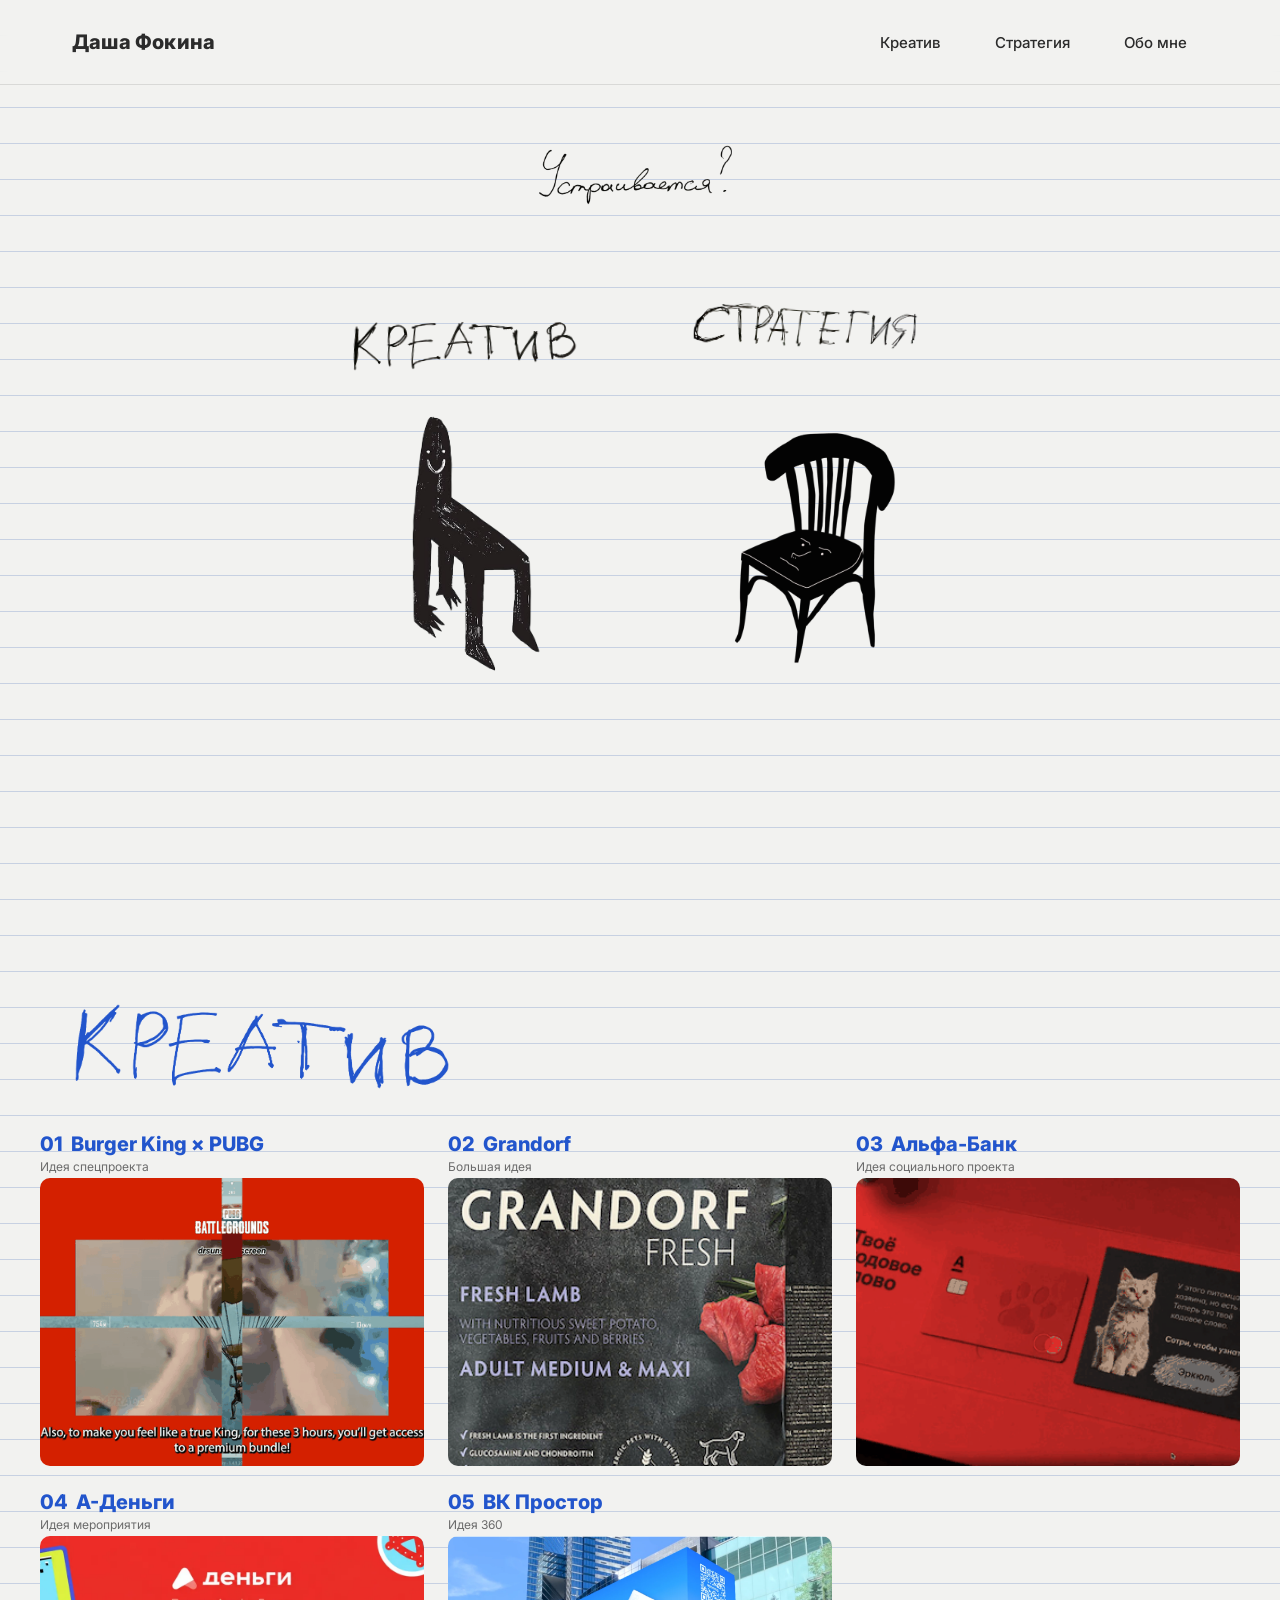
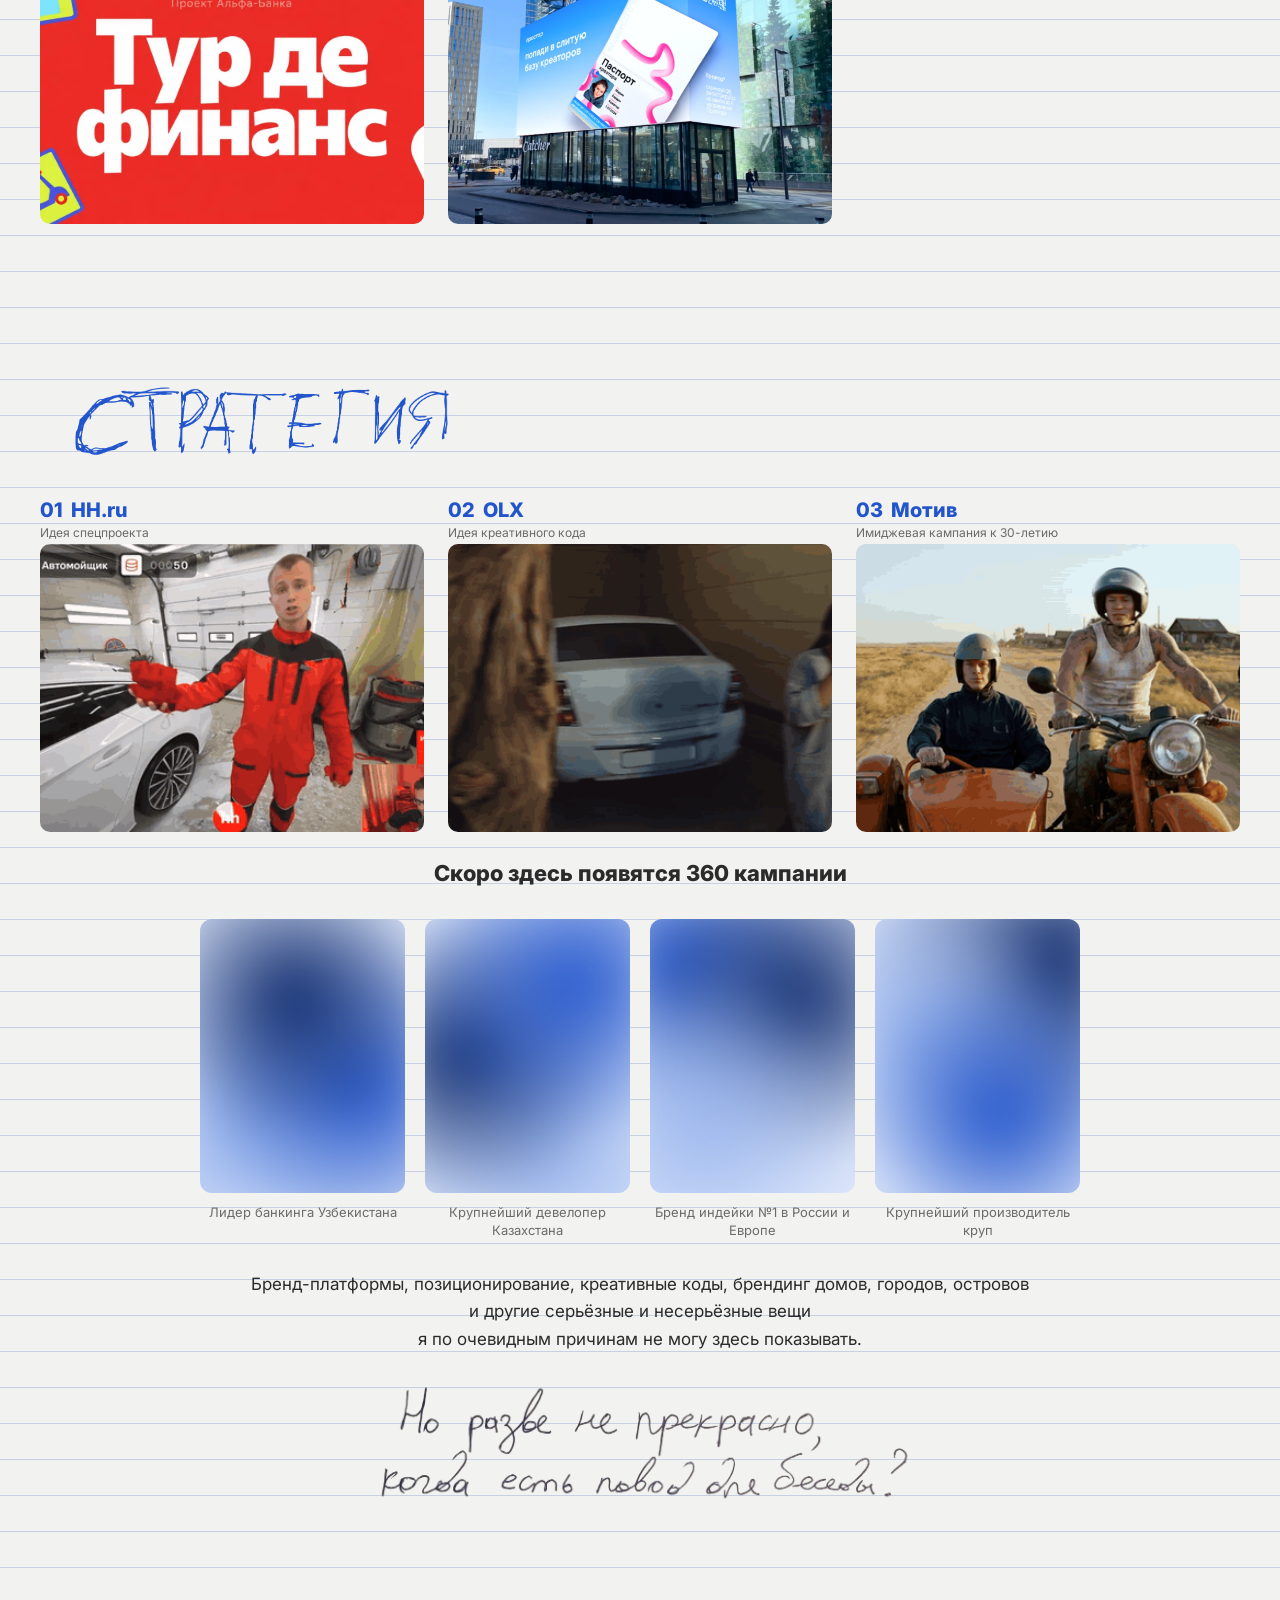
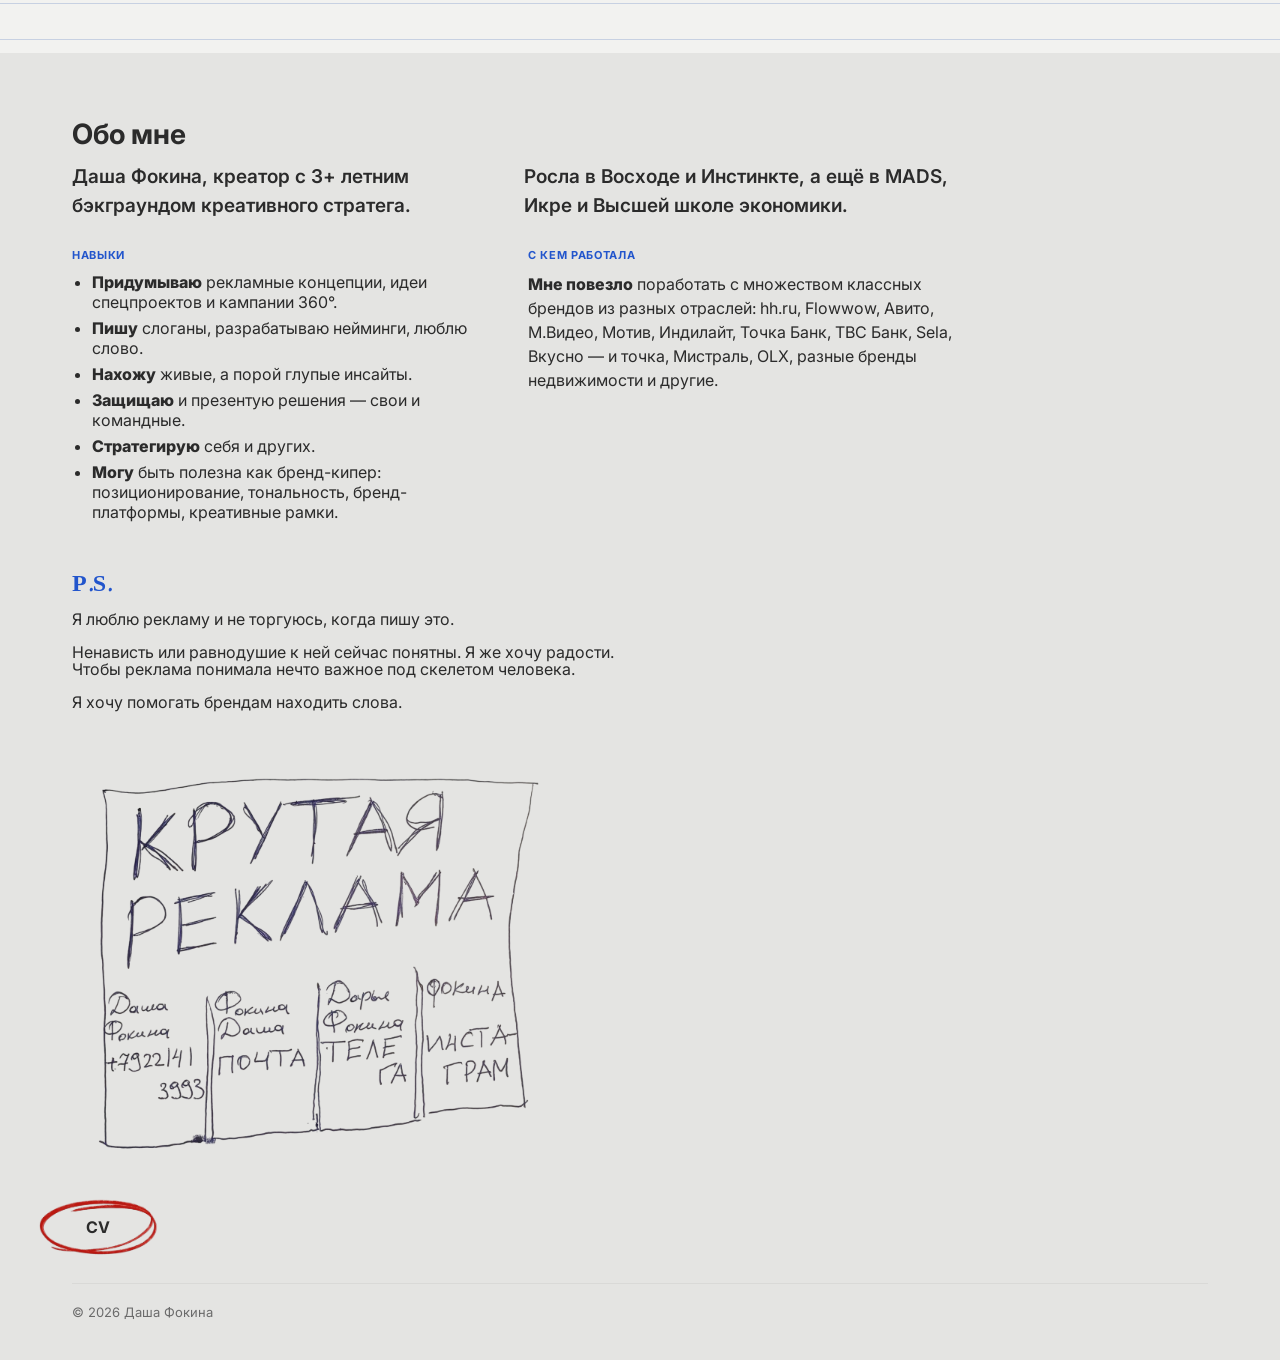
<file: index.html>
<!DOCTYPE html>
<html lang="ru">
<head>
<meta charset="UTF-8">
<meta name="viewport" content="width=device-width, initial-scale=1.0">
<title>Даша Фокина — портфолио</title>

<link rel="icon" type="image/png" href="images/favicon-32.png" sizes="32x32">
<link rel="icon" type="image/png" href="images/favicon.png" sizes="512x512">
<link rel="apple-touch-icon" href="images/apple-touch-icon.png">

<link rel="preconnect" href="https://fonts.googleapis.com">
<link rel="preconnect" href="https://fonts.gstatic.com" crossorigin>
<link href="https://fonts.googleapis.com/css2?family=Inter:wght@400;500;700;800&display=swap" rel="stylesheet">

<style>
  @font-face{
    font-family: 'Gogol';
    src: url('fonts/Gogol-Regular.otf') format('opentype');
    font-weight: 400;
    font-style: normal;
    font-display: swap;
  }

  :root{
    --beige: #f2f2f0;
    --beige-dark: #e4e4e2;
    --white: #ffffff;
    --text: #2b2b2b;
    --text-soft: #6b6b6b;
    --accent: #7a7a7a;
    --border: #d9d9d7;
    --radius: 18px;
    --idea-blue: #2255cc;
  }

  * { box-sizing: border-box; }

  html { scroll-behavior: smooth; }

  body{
    margin: 0;
    font-family: 'Inter', sans-serif;
    background:
      repeating-linear-gradient(
        to bottom,
        transparent 0,
        transparent 35px,
        rgba(120, 148, 199, 0.35) 35px,
        rgba(120, 148, 199, 0.35) 36px
      ),
      var(--beige);
    color: var(--text);
  }

  a { color: inherit; text-decoration: none; }

  .wrap{
    max-width: 1200px;
    margin: 0 auto;
    padding: 0 32px;
  }

  /* ===== ШАПКА (HEADER) ===== */
  header{
    position: sticky;
    top: 0;
    z-index: 50;
    background: rgba(242,242,240,0.9);
    backdrop-filter: blur(6px);
    border-bottom: 1px solid var(--border);
  }

  header .wrap{
    display: flex;
    align-items: center;
    justify-content: space-between;
    height: 84px;
  }

  .logo{
    font-weight: 800;
    font-size: 20px;
    letter-spacing: 0.01em;
  }

  nav{
    display: flex;
    gap: 12px;
  }

  nav a{
    padding: 10px 20px;
    border-radius: 999px;
    font-weight: 500;
    font-size: 15px;
    border: 1px solid transparent;
    transition: all 0.2s ease;
  }

  nav a:hover{
    background: var(--white);
    border-color: var(--border);
  }

  .burger{
    display: none;
    flex-direction: column;
    justify-content: center;
    align-items: center;
    gap: 5px;
    width: 40px;
    height: 40px;
    border: 1px solid var(--border);
    border-radius: 10px;
    background: var(--white);
    cursor: pointer;
    padding: 0;
  }

  .burger span{
    display: block;
    width: 18px;
    height: 2px;
    background: var(--text);
  }

  /* ===== ГЛАВНЫЙ ЭКРАН (HERO) ===== */
  .hero{
    min-height: calc(100vh - 84px);
    display: flex;
    flex-direction: column;
  }

  .hero-heading{
    display: block;
    width: 220px;
    max-width: 55vw;
    height: auto;
    margin: 12px auto 2px;
  }

  .hero-row{
    flex: 1;
    display: flex;
    align-items: flex-start;
    margin: 4px auto 0;
    max-width: 700px;
    width: 100%;
  }

  /* левая половина ведёт в Креатив, правая — в Стратегию; кликабельна вся половина экрана */
  .hero-half{
    flex: 1 1 50%;
    display: flex;
    align-items: center;
    justify-content: center;
    text-align: center;
    transition: background 0.2s ease;
  }

  .hero-half:hover{
    background: rgba(0, 0, 0, 0.04);
  }

  /* два нарисованных стула, смотрящие друг на друга (правый — зеркальная копия левого) */
  .chair-wrap{
    display: flex;
    flex-direction: column;
    align-items: center;
    gap: 6px;
    transition: transform 0.2s ease;
  }

  .hero-half:hover .chair-wrap{ transform: translateY(-6px); }

  .chair-art{
    width: 180px;
    height: auto;
    overflow: visible;
  }


  .chair-label-img{
    width: 300px;
    max-width: 50vw;
    height: auto;
  }

  .label-left{ transform: rotate(-4deg); }
  .label-right{ transform: rotate(3deg); }

  /* ===== ЛЕНДИНГ: КРЕАТИВ / СТРАТЕГИЯ ===== */
  section.landing{
    padding: 100px 0 60px;
  }

  .section-title{
    display: block;
    width: 380px;
    max-width: 60vw;
    height: auto;
    margin: 0 0 40px;
  }

  .case{
    color: var(--text);
    background: var(--white);
    border: 1px solid var(--border);
    border-radius: var(--radius);
    padding: 24px;
    margin-bottom: 18px;
  }

  /* ===== Задача/Наблюдение — компактный контекст мелким текстом ===== */
  .case-context{
    display: grid;
    grid-template-columns: 1fr 1.2fr;
    gap: 10px 20px;
    margin-top: 10px;
  }

  /* ===== Идея + вложение рядом — главный акцент кейса ===== */
  .case-highlight{
    display: grid;
    grid-template-columns: 1fr 1.2fr;
    gap: 20px;
    align-items: stretch;
    margin-top: 14px;
  }

  .case-highlight--align-start{
    align-items: start;
  }

  .case-highlight-col{
    display: flex;
    flex-direction: column;
    gap: 14px;
  }

  .case-highlight-col .case-steps,
  .case-highlight-col .case-good{
    margin-top: 0;
  }

  .case-highlight-col .case-steps-list{
    flex-direction: column;
    gap: 10px;
  }

  .case-highlight-top{
    display: flex;
    flex-direction: column;
  }

  .case .field{
    display: flex;
    flex-direction: column;
    gap: 2px;
  }

  .case .label{
    font-size: 10px;
    font-weight: 700;
    text-transform: uppercase;
    letter-spacing: 0.06em;
    color: var(--idea-blue);
  }

  .case .value{
    font-size: 12px;
    line-height: 1.3;
  }

  /* ===== ЕДИНЫЙ ФОРМАТ ВЛОЖЕНИЙ (картинки/видео/заглушка) — без обрезки контента ===== */
  .case-media{
    border-radius: calc(var(--radius) - 6px);
    overflow: hidden;
  }

  .case-media img{
    display: block;
    width: 100%;
    height: auto;
  }

  .case-media-contain{
    display: flex;
    align-items: flex-start;
    justify-content: flex-start;
  }

  .case-media-contain img{
    width: auto;
    max-width: 100%;
    max-height: 340px;
    height: auto;
  }

  .case-media iframe{
    display: block;
    width: 100%;
    aspect-ratio: 16 / 9;
    height: auto;
    border: 0;
  }

  .case-media-split{
    display: flex;
    align-items: flex-start;
    gap: 6px;
  }

  .case-media-split img{
    width: calc(50% - 3px);
    height: auto;
  }

  .case-media-stack{
    display: flex;
    flex-direction: column;
    gap: 6px;
  }

  .case-media-empty{
    display: flex;
    align-items: center;
    justify-content: center;
    min-height: 140px;
    padding: 20px;
    background: var(--beige);
    color: var(--text-soft);
    font-size: 13px;
    text-align: center;
  }

  .case-title{
    display: flex;
    flex-direction: column;
    gap: 2px;
    margin: 0;
  }

  .case-title-brand{
    display: inline-block;
    font-size: 28px;
    font-weight: 800;
    line-height: 1.2;
  }

  .case-title-format{
    font-size: 12px;
    font-weight: 500;
    color: var(--text-soft);
    line-height: 1.25;
  }

  /* ===== СЕТКА ПРЕВЬЮ-КАРТОЧЕК КЕЙСОВ (один ровный ряд на всю ширину экрана) ===== */
  .case-grid{
    display: grid;
    grid-template-columns: repeat(3, 1fr);
    gap: 24px;
    width: 100vw;
    position: relative;
    left: 50%;
    margin-left: -50vw;
    padding: 0 40px;
  }

  @media (min-width: 901px){
    #creative .case-grid{ grid-template-columns: repeat(3, 1fr); }
    #strategy .case-grid{ grid-template-columns: repeat(3, 1fr); }
  }

  @media (max-width: 900px){
    .case-grid{ grid-template-columns: repeat(2, 1fr); padding: 0 20px; }
  }

  @media (max-width: 720px){
    .case-grid{ grid-template-columns: 1fr; gap: 40px; padding: 0 20px; }
  }

  .case-card{
    position: relative;
    cursor: pointer;
  }

  .case-card.case-card--lg .case-card-media{
    aspect-ratio: 4 / 3;
  }

  .case-card-head{
    display: grid;
    grid-template-columns: auto 1fr;
    grid-template-areas:
      "num title"
      "format format";
    column-gap: 8px;
    row-gap: 2px;
    align-items: baseline;
    margin-bottom: 4px;
  }

  .case-card-num{
    grid-area: num;
    font-size: 20px;
    font-weight: 800;
    color: var(--idea-blue);
  }

  .case-card-brand{
    grid-area: title;
    color: var(--idea-blue);
    font-weight: 800;
    font-size: 20px;
    line-height: 1.25;
    transition: opacity 0.2s ease;
  }

  .case-card-format{
    grid-area: format;
    color: var(--text-soft);
    font-size: 12px;
    line-height: 1.25;
  }

  .case-card-hint{
    grid-area: title;
    align-self: baseline;
    font-size: 20px;
    font-weight: 800;
    color: var(--idea-blue);
    opacity: 0;
    transition: opacity 0.2s ease;
  }

  @media (hover: hover) and (pointer: fine){
    .case-card:hover .case-card-brand{
      opacity: 0;
    }
    .case-card:hover .case-card-hint{
      opacity: 1;
    }
  }

  .case-card-media{
    width: 100%;
    aspect-ratio: 4 / 3;
    overflow: hidden;
    border-radius: 10px;
    background: var(--beige-dark);
  }

  .case-card-media img{
    width: 100%;
    height: 100%;
    object-fit: cover;
    display: block;
    transition: transform 0.4s ease;
  }

  .case-card:hover .case-card-media img{
    transform: scale(1.03);
  }

  /* ===== МОДАЛЬНАЯ ПЛАШКА С ПОЛНЫМ СОДЕРЖИМЫМ КЕЙСА ===== */
  .case-card-overlay{
    position: fixed;
    inset: 0;
    z-index: 300;
    display: flex;
    align-items: center;
    justify-content: center;
    padding: 24px;
    background: rgba(20, 20, 20, 0.55);
    opacity: 0;
    visibility: hidden;
    transition: opacity 0.2s ease;
    cursor: default;
  }

  .case-card.is-open .case-card-overlay{
    opacity: 1;
    visibility: visible;
  }

  .case-card-panel{
    position: relative;
    width: 100%;
    max-width: 1240px;
    max-height: 94vh;
    overflow-y: auto;
    border-radius: var(--radius);
  }

  .case-card-panel .case{
    margin-bottom: 0;
  }

  .case-card-close{
    position: absolute;
    top: 10px;
    right: 10px;
    width: 32px;
    height: 32px;
    border-radius: 50%;
    background: var(--white);
    border: 1px solid var(--border);
    font-size: 18px;
    line-height: 1;
    cursor: pointer;
    z-index: 2;
    display: flex;
    align-items: center;
    justify-content: center;
    padding: 0;
  }

  .case-idea{
    display: flex;
    flex-direction: column;
    justify-content: center;
    gap: 8px;
    padding: 10px 12px;
    background: var(--white);
    border: 2px solid var(--idea-blue);
    border-radius: calc(var(--radius) - 6px);
  }

  .case-idea p{
    position: relative;
    margin: 0;
    font-size: 19px;
    font-weight: 700;
    line-height: 1.3;
  }

  .case-idea p.case-idea-detail{
    font-size: 13px;
    font-weight: 400;
    color: var(--text-soft);
    line-height: 1.35;
  }

  .case-slogan{
    display: flex;
    flex-direction: column;
    gap: 3px;
  }

  .case-slogan p{
    margin: 0;
    font-size: 12px;
    line-height: 1.3;
    color: var(--text-soft);
  }

  .case-good{
    display: flex;
    flex-direction: column;
    gap: 5px;
    margin-top: 16px;
    padding-top: 12px;
    border-top: 1px solid var(--border);
  }

  .case-steps{
    margin-top: 16px;
    padding-top: 12px;
    border-top: 1px solid var(--border);
  }

  .case-steps-list{
    display: flex;
    flex-direction: row;
    gap: 20px;
    margin: 8px 0 0;
    padding: 0;
    list-style: none;
    counter-reset: case-step;
  }

  .case-steps-list li{
    flex: 1;
    counter-increment: case-step;
    padding-left: 22px;
    position: relative;
  }

  .case-steps-list li::before{
    content: counter(case-step) ".";
    position: absolute;
    left: 0;
    top: 0;
    font-size: 13px;
    font-weight: 700;
    color: var(--idea-blue);
  }

  .case-step-title{
    display: block;
    font-size: 13px;
    font-weight: 700;
    margin-bottom: 2px;
  }

  .case-steps-list p{
    margin: 0;
    font-size: 13px;
    color: var(--text);
    line-height: 1.3;
  }

  .case-good p{
    margin: 0;
    font-size: 13px;
    color: var(--text);
    line-height: 1.3;
  }

  .case-meta{
    margin-top: 16px;
    padding-top: 12px;
    border-top: 1px solid var(--border);
  }

  .case-note{
    margin-top: 16px;
    padding-top: 12px;
    border-top: 1px dashed var(--border);
  }

  .case-note p{
    margin: 0;
    font-size: 13px;
    line-height: 1.3;
    color: var(--text-soft);
  }

  .coming-soon{
    max-width: 880px;
    margin: 0 auto;
    padding: 24px 0 40px;
    text-align: center;
  }

  .coming-soon p{
    margin: 0 0 20px;
    font-size: 17px;
    line-height: 1.6;
    color: var(--text);
  }

  .coming-soon p:last-child{
    margin-bottom: 0;
    font-weight: 700;
  }

  .coming-soon p.coming-heading{
    font-size: 22px;
    font-weight: 800;
    margin-bottom: 28px;
  }

  .coming-soon-note{
    display: block;
    width: 620px;
    max-width: 90%;
    height: auto;
    margin: 0 auto;
  }

  .coming-grid{
    display: grid;
    grid-template-columns: repeat(4, 1fr);
    gap: 20px;
    margin-bottom: 32px;
  }

  .coming-item{
    display: flex;
    flex-direction: column;
    align-items: center;
    gap: 10px;
  }

  .coming-blur{
    width: 100%;
    aspect-ratio: 3 / 4;
    border-radius: calc(var(--radius) - 6px);
    overflow: hidden;
    position: relative;
    background: #dde7fb;
  }

  .coming-blur::before{
    content: '';
    position: absolute;
    inset: -30px;
    background:
      radial-gradient(circle at 46% 32%, #0f2a6b, transparent 55%),
      radial-gradient(circle at 72% 60%, var(--idea-blue), transparent 58%),
      radial-gradient(circle at 24% 72%, #9db8ee, transparent 55%);
    filter: blur(22px);
  }

  .coming-item:nth-child(2) .coming-blur::before{
    background:
      radial-gradient(circle at 68% 28%, var(--idea-blue), transparent 55%),
      radial-gradient(circle at 26% 50%, #0f2a6b, transparent 58%),
      radial-gradient(circle at 58% 82%, #9db8ee, transparent 52%);
  }

  .coming-item:nth-child(3) .coming-blur::before{
    background:
      radial-gradient(circle at 32% 70%, #9db8ee, transparent 55%),
      radial-gradient(circle at 66% 34%, #0f2a6b, transparent 58%),
      radial-gradient(circle at 22% 24%, var(--idea-blue), transparent 50%);
  }

  .coming-item:nth-child(4) .coming-blur::before{
    background:
      radial-gradient(circle at 58% 68%, var(--idea-blue), transparent 55%),
      radial-gradient(circle at 28% 40%, #9db8ee, transparent 55%),
      radial-gradient(circle at 78% 22%, #0f2a6b, transparent 58%);
  }

  .coming-caption{
    font-size: 13px;
    color: var(--text-soft);
    text-align: center;
    line-height: 1.4;
  }

  /* ===== ПОДВАЛ (FOOTER / КОНТАКТЫ) ===== */
  footer{
    background: var(--beige-dark);
    padding: 64px 0 40px;
  }

  footer .footer-top{
    display: flex;
    justify-content: space-between;
    align-items: flex-start;
    flex-wrap: wrap;
    gap: 32px;
    margin-bottom: 40px;
  }

  footer .footer-about{
    max-width: 880px;
    min-width: 0;
    width: 100%;
  }

  footer h3{
    font-size: 28px;
    margin: 0 0 12px;
    color: var(--text);
  }

  .footer-intro{
    display: grid;
    grid-template-columns: 1fr 1fr;
    gap: 8px 24px;
    margin: 0 0 28px;
  }

  .footer-intro p{
    margin: 0;
    font-size: 19px;
    font-weight: 600;
    line-height: 1.5;
    color: var(--text);
  }

  .footer-columns{
    display: grid;
    grid-template-columns: 1fr 1fr;
    gap: 28px 32px;
    margin-bottom: 8px;
  }

  .footer-label{
    display: block;
    font-size: 11px;
    font-weight: 700;
    text-transform: uppercase;
    letter-spacing: 0.06em;
    color: var(--idea-blue);
    margin-bottom: 10px;
  }

  .footer-ps-block{
    grid-column: 1 / -1;
    margin-top: 20px;
  }

  .footer-ps-block p{
    line-height: 1.05;
  }

  .footer-ps{
    display: block;
    font-family: 'Gogol', cursive;
    font-weight: 700;
    font-size: 24px;
    color: var(--idea-blue);
    margin-bottom: 8px;
  }

  footer p{
    margin: 0 0 16px;
    color: var(--text);
    line-height: 1.5;
  }

  footer p:last-of-type{
    margin-bottom: 0;
  }

  footer .footer-about strong{
    font-weight: 800;
    color: var(--text);
  }

  footer .footer-skills{
    margin: 0;
    padding-left: 20px;
    color: var(--text);
  }

  footer .footer-skills strong{
    font-weight: 800;
    color: var(--text);
  }

  footer .footer-skills li{
    margin-bottom: 6px;
  }

  footer .footer-skills li:last-child{
    margin-bottom: 0;
  }

  .footer-flyer-wrap{
    position: relative;
    display: block;
    width: 480px;
    max-width: 100%;
    margin: 64px 0 0;
  }

  .footer-flyer{
    display: block;
    width: 100%;
    height: auto;
  }

  .flyer-hotspot{
    position: absolute;
    top: 48%;
    height: 41%;
    display: block;
  }

  .flyer-hotspot-1{ left: 5%;  width: 24%; }
  .flyer-hotspot-2{ left: 29%; width: 22%; }
  .flyer-hotspot-3{ left: 51%; width: 22%; }
  .flyer-hotspot-4{ left: 73%; width: 22%; }

  .flyer-tooltip{
    position: absolute;
    bottom: 100%;
    left: 50%;
    transform: translateX(-50%);
    margin-bottom: 8px;
    padding: 6px 10px;
    background: var(--text);
    color: var(--white);
    font-size: 12px;
    font-weight: 500;
    white-space: nowrap;
    border-radius: 6px;
    opacity: 0;
    pointer-events: none;
    transition: opacity 0.15s ease;
  }

  .flyer-hotspot-2:hover .flyer-tooltip{
    opacity: 1;
  }

  .cv-button-wrap{
    margin-top: 24px;
  }

  .cv-button{
    position: relative;
    display: inline-block;
    padding: 6px 14px;
    font-size: 16px;
    font-weight: 700;
    color: var(--text);
  }

  .cv-button .doodle-circle{
    position: absolute;
    top: 50%;
    left: 50%;
    width: 230%;
    height: auto;
    transform: translate(-50%, -50%);
    pointer-events: none;
  }

  footer .footer-bottom{
    border-top: 1px solid var(--border);
    padding-top: 20px;
    font-size: 13px;
    color: var(--text-soft);
  }

  @media (max-width: 720px){
    .case-highlight{ grid-template-columns: 1fr; }
    .case-card-panel{ max-height: 90vh; }
    .case-steps-list{ flex-direction: column; }
    .case-context{ grid-template-columns: 1fr; }
    .footer-intro{ grid-template-columns: 1fr; }
    .footer-columns{ grid-template-columns: 1fr; }
    header .wrap{ height: 72px; padding: 0 20px; position: relative; }
    .section-title{ width: 220px; max-width: 65vw; }
    .coming-grid{ grid-template-columns: repeat(2, 1fr); }

    .hero-row{ max-width: 100%; margin-top: 8px; }
    .hero-half{ padding: 0 8px; }
    .hero-heading{ margin-top: 20px; }
    .chair-wrap{ gap: 3px; }
    .chair-art{ width: 92px; }
    .chair-label-img{ width: 150px; max-width: 42vw; }

    .burger{ display: flex; }

    nav{
      display: none;
      position: absolute;
      top: 100%;
      left: 0;
      right: 0;
      flex-direction: column;
      gap: 4px;
      background: var(--white);
      border-bottom: 1px solid var(--border);
      padding: 12px 20px 16px;
    }

    nav.open{ display: flex; }

    nav a{ text-align: center; }
  }
</style>
</head>
<body>

<!-- ===== ШАПКА ===== -->
<header>
  <div class="wrap">
    <div class="logo">Даша Фокина</div>
    <nav id="nav">
      <a href="#creative">Креатив</a>
      <a href="#strategy">Стратегия</a>
      <a href="#contacts">Обо мне</a>
    </nav>
    <button class="burger" id="burger" aria-label="Меню" aria-expanded="false">
      <span></span>
      <span></span>
      <span></span>
    </button>
  </div>
</header>

<!-- ===== ГЛАВНЫЙ ЭКРАН ===== -->
<section class="hero">

  <img src="images/label-ustraivaetsya.png" alt="Устраивается?" class="hero-heading">

  <!--
    Кликабельна вся половина экрана (левая — Креатив, правая — Стратегия), не только сама картинка.
  -->
  <div class="hero-row">
    <a href="#creative" class="hero-half">
      <div class="chair-wrap">
        <img src="images/label-kreativ.png" alt="Креатив" class="chair-label-img label-left">
        <img src="images/chair-creative.png" alt="Стул-креатив" class="chair-art">
      </div>
    </a>
    <a href="#strategy" class="hero-half">
      <div class="chair-wrap">
        <img src="images/label-strategiya.png" alt="Стратегия" class="chair-label-img label-right">
        <img src="images/chair-strategy.png" alt="Стул-стратегия" class="chair-art">
      </div>
    </a>
  </div>

</section>

<!-- ===== ЛЕНДИНГ ===== -->
<section class="landing" id="creative">
 <div class="wrap">
  <img src="images/section-title-kreativ.png" alt="Креатив" class="section-title">

  <div class="case-grid">

    <div class="case-card case-card--lg">
      <div class="case-card-head">
        <span class="case-card-num">01</span>
        <span class="case-card-brand">Burger King × PUBG</span>
        <span class="case-card-format">Идея спецпроекта</span>
        <span class="case-card-hint">Посмотреть работу</span>
      </div>
      <div class="case-card-media">
        <img src="images/case-burgerking-cover.gif" alt="Burger King × PUBG" loading="lazy">
      </div>

      <div class="case-card-overlay">
        <div class="case-card-panel">
          <button class="case-card-close" aria-label="Закрыть">×</button>

          <div class="case">
            <h3 class="case-title">
              <span class="case-title-brand">Burger King × PUBG</span>
              <span class="case-title-format">Идея спецпроекта</span>
            </h3>

            <div class="case-context">
              <div class="field">
                <span class="label">Задача</span>
                <span class="value">Сохранить пищевые привычки зумеров на фоне растущего тренда на ЗОЖ.</span>
              </div>

              <div class="field">
                <span class="label">Наблюдение</span>
                <span class="value">Геймер тратит 200 калорий за час игры — калории бургера сжигаются за 3 часа игры.</span>
              </div>
            </div>

            <div class="case-highlight">
              <div class="case-idea">        <span class="label">Идея</span>
                <p>Воппер от PUBG на 0 калорий: чтобы тренировка проходила активнее, за каждый воппер — бандл в игре на 3 часа.</p>

                <!-- Слоган есть у этого кейса. Если у кейса нет слогана — просто удали блок .case-slogan целиком -->
                <div class="case-slogan">
                  <span class="label">Слоган</span>
                  <p>I'm burning it</p>
                </div>
              </div>

              <div class="case-media">
                <iframe src="https://www.youtube.com/embed/8H7Iaa_OsLU" title="Burger King × PUBG" allow="accelerometer; autoplay; clipboard-write; encrypted-media; gyroscope; picture-in-picture; web-share" allowfullscreen loading="lazy"></iframe>
              </div>
            </div>

            <div class="case-good">
              <span class="label">Что хорошего?</span>
              <p>Отработали территорию огня, укрепили лояльность геймеров и доказали, что киберспорт — это тоже спорт.</p>
            </div>
          </div>
        </div>
      </div>
    </div>

    <div class="case-card">
      <div class="case-card-head">
        <span class="case-card-num">02</span>
        <span class="case-card-brand">Grandorf</span>
        <span class="case-card-format">Большая идея</span>
        <span class="case-card-hint">Посмотреть работу</span>
      </div>
      <div class="case-card-media">
        <img src="images/case-grandorf-cover.png" alt="Grandorf" loading="lazy">
      </div>

      <div class="case-card-overlay">
        <div class="case-card-panel">
          <button class="case-card-close" aria-label="Закрыть">×</button>

          <div class="case">
            <h3 class="case-title">
              <span class="case-title-brand">Grandorf</span>
              <span class="case-title-format">Большая идея</span>
            </h3>

            <div class="case-context">
              <div class="field">
                <span class="label">Задача</span>
                <span class="value">Первая реклама бренда: нужно запомниться и закрепить холистик состав.</span>
              </div>

              <div class="field">
                <span class="label">Наблюдение</span>
                <span class="value">Честность — в ДНК бренда: в составе и в самой пачке.</span>
              </div>
            </div>

            <div class="case-highlight">
              <div class="case-idea">        <span class="label">Идея</span>
                <p>Честно вынести состав на первый план и поменять правила коммуникации в категории. Минимализм здесь — сам по себе eye-catcher.</p>

                <!-- Слоган есть у этого кейса. Если у кейса нет слогана — просто удали блок .case-slogan целиком -->
                <div class="case-slogan">
                  <span class="label">Слоган</span>
                  <p>Любовь без лишних слов</p>
                </div>
              </div>

              <div class="case-media case-media-split">
                <img src="images/case-grandorf-1.png" alt="Макет Grandorf для кошек">
                <img src="images/case-grandorf-2.png" alt="Макет Grandorf для собак">
              </div>
            </div>

            <div class="case-good">
              <span class="label">Что хорошего?</span>
              <p>Идея работает на первом этапе воронки — строит знание и закрепляет ключевое преимущество, легко адаптируется под любой SKU. Дальше слоган может стать мостиком к более эмоциональной коммуникации, при этом сохранить преемственность идеи.</p>
            </div>
          </div>
        </div>
      </div>
    </div>

    <div class="case-card">
      <div class="case-card-head">
        <span class="case-card-num">03</span>
        <span class="case-card-brand">Альфа-Банк</span>
        <span class="case-card-format">Идея социального проекта</span>
        <span class="case-card-hint">Посмотреть работу</span>
      </div>
      <div class="case-card-media">
        <img src="images/case-alfabank-cover.gif" alt="Альфа-Банк" loading="lazy">
      </div>

      <div class="case-card-overlay">
        <div class="case-card-panel">
          <button class="case-card-close" aria-label="Закрыть">×</button>

          <div class="case">
            <h3 class="case-title">
              <span class="case-title-brand">Альфа-Банк</span>
              <span class="case-title-format">Идея социального проекта</span>
            </h3>

            <div class="case-context">
              <div class="field">
                <span class="label">Задача</span>
                <span class="value">Разработать идею социального проекта в поддержку фонда бездомных животных.</span>
              </div>

              <div class="field">
                <span class="label">Наблюдение</span>
                <span class="value">Для кодового слова люди часто используют имена своих питомцев. У животных в приюте имя часто есть — но кодовым словом оно не станет, потому что нет хозяина.</span>
              </div>
            </div>

            <div class="case-highlight case-highlight--align-start">
              <div class="case-idea">        <span class="label">Идея</span>
                <p>Лимитированные карты, где кодовое слово — имя животного из приюта. Кэшбек по карте идёт на его содержание.</p>
                <!-- У этого кейса нет слогана, поэтому блок .case-slogan не рендерится -->
              </div>

              <div class="case-media case-media-contain">
                <img src="images/case-alfabank-kodslovo.png" alt="Альфа-Банк — карта с кодовым словом">
              </div>
            </div>

            <div class="case-good">
              <span class="label">Что хорошего?</span>
              <p>Чем больше человек вкладывается в питомца, тем крепче привязанность — и тем выше шанс, что он захочет стать его хозяином.</p>
            </div>

            <!-- Личная заметка — необязательный блок, только у этого кейса. Если её нет, .case-note просто не добавляется -->
            <div class="case-note">
              <span class="label">От меня</span>
              <p>Я люблю эту идею. Мелочь, но так важно быть чьим-то кодовым словом.</p>
            </div>
          </div>
        </div>
      </div>
    </div>

    <div class="case-card case-card--lg">
      <div class="case-card-head">
        <span class="case-card-num">04</span>
        <span class="case-card-brand">А-Деньги</span>
        <span class="case-card-format">Идея мероприятия</span>
        <span class="case-card-hint">Посмотреть работу</span>
      </div>
      <div class="case-card-media">
        <img src="images/case-adengi-cover.webp" alt="А-Деньги" loading="lazy">
      </div>

      <div class="case-card-overlay">
        <div class="case-card-panel">
          <button class="case-card-close" aria-label="Закрыть">×</button>

          <div class="case">
            <h3 class="case-title">
              <span class="case-title-brand">А-Деньги (проект Альфа-Банка)</span>
              <span class="case-title-format">Идея мероприятия</span>
            </h3>

            <div class="case-context">
              <div class="field">
                <span class="label">Задача</span>
                <span class="value">Провести летнее мероприятие для сотрудников на открытой площадке.</span>
              </div>

              <div class="field">
                <span class="label">Наблюдение</span>
                <span class="value">В 2025 году вывезти сотрудников за границу — задача не из простых.</span>
              </div>
            </div>

            <div class="case-highlight">
              <div class="case-idea">        <span class="label">Идея</span>
                <p>Организовать «Тур де Финанс» и посетить пять стран, не покидая Москву.</p>
                <!-- У этого кейса нет слогана, поэтому блок .case-slogan не рендерится -->
              </div>

              <div class="case-media">
                <iframe src="https://www.youtube.com/embed/jJ47ZOP0b50" title="А-Деньги — Тур де Финанс" allow="accelerometer; autoplay; clipboard-write; encrypted-media; gyroscope; picture-in-picture; web-share" allowfullscreen loading="lazy"></iframe>
              </div>
            </div>

            <div class="case-good">
              <span class="label">Что хорошего?</span>
              <p>Связали запрос на путешествия с финансовой специализацией компании.</p>
              <p>Разделили всю площадку на страны: Турция, Германия, Марокко, Италия и Бразилия. Продумали паспорт участника, мерч, декор в стилистике мероприятия.</p>
            </div>

            <div class="case-meta">
              <div class="field">
                <span class="label">Реализация</span>
                <span class="value">Агентство «Звонко»</span>
              </div>
            </div>
          </div>
        </div>
      </div>
    </div>

    <div class="case-card case-card--lg">
      <div class="case-card-head">
        <span class="case-card-num">05</span>
        <span class="case-card-brand">ВК Простор</span>
        <span class="case-card-format">Идея 360</span>
        <span class="case-card-hint">Посмотреть работу</span>
      </div>
      <div class="case-card-media">
        <img src="images/case-prostor-billboard.webp" alt="ВК Простор" loading="lazy">
      </div>

      <div class="case-card-overlay">
        <div class="case-card-panel">
          <button class="case-card-close" aria-label="Закрыть">×</button>

          <div class="case">
            <h3 class="case-title">
              <span class="case-title-brand">ВК Простор</span>
              <span class="case-title-format">Идея 360</span>
            </h3>

            <div class="case-context">
              <div class="field">
                <span class="label">Задача</span>
                <span class="value">Привлечь и удержать начинающих креаторов на ВК Простор.</span>
              </div>

              <div class="field">
                <span class="label">Наблюдение</span>
                <span class="value">Начинающие креаторы сливаются, потому что обнуляют результаты, не видят прогресса и прокрастинируют, когда дело доходит до портфолио.</span>
              </div>
            </div>

            <div class="case-highlight">
              <div class="case-idea">        <span class="label">Идея</span>
                <p>Создать систему идентификации креаторов, где фиксируются все достижения.</p>
                <p class="case-idea-detail">Разработали паспорт креатора, придумали «Первую легальную утечку талантов» — разворот паспорта креатора на медиаэкране в Москва-Сити, а ещё закрытые просторные тендеры, спецпроект с hh.ru, баннерную рекламу и другие активации.</p>

                <!-- Слоган есть у этого кейса. Если у кейса нет слогана — просто удали блок .case-slogan целиком -->
                <div class="case-slogan">
                  <span class="label">Слоган</span>
                  <p>У каждого креатора должна быть IDea</p>
                </div>
              </div>

              <div class="case-media case-media-split">
                <img src="images/case-prostor-passport.webp" alt="Паспорт креатора Простора">
                <img src="images/case-prostor-billboard.webp" alt="Паспорт креатора на медиафасаде в Москва-Сити">
              </div>
            </div>

            <div class="case-good">
              <span class="label">Что хорошего?</span>
              <p>Паспорт Простора в будущем может брендировать всю креативную индустрию и стать единым документом для каждого креатора в России.</p>
            </div>
          </div>
        </div>
      </div>
    </div>

  </div>
 </div>
</section>

<section class="landing" id="strategy">
 <div class="wrap">
  <img src="images/section-title-strategiya.png" alt="Стратегия" class="section-title">

  <div class="case-grid">

    <div class="case-card">
      <div class="case-card-head">
        <span class="case-card-num">01</span>
        <span class="case-card-brand">HH.ru</span>
        <span class="case-card-format">Идея спецпроекта</span>
        <span class="case-card-hint">Посмотреть работу</span>
      </div>
      <div class="case-card-media">
        <img src="images/case-hhru-cover.gif" alt="HH.ru" loading="lazy">
      </div>

      <div class="case-card-overlay">
        <div class="case-card-panel">
          <button class="case-card-close" aria-label="Закрыть">×</button>

          <div class="case case-detailed">
            <h3 class="case-title">
              <span class="case-title-brand">HH.ru</span>
              <span class="case-title-format">Идея спецпроекта</span>
            </h3>

            <div class="case-context">
              <div class="field">
                <span class="label">Задача</span>
                <span class="value">Донести до молодёжной аудитории, что на hh.ru можно найти подработку, примерить новую роль и прокачаться.</span>
              </div>

              <div class="field">
                <span class="label">Аудитория</span>
                <span class="value">Молодёжь, ядро — 18–24 года.</span>
              </div>

              <div class="field">
                <span class="label">Выбор канала</span>
                <span class="value">Июнь — якорный месяц геймерского календаря.</span>
              </div>

              <div class="field">
                <span class="label">Наблюдение</span>
                <span class="value">Страх неизвестности — главный карьерный барьер для зумеров. А ведь с новыми играми как с новой профролью — лучше один раз самому попробовать и понять, что там внутри интересного (или нет), чем десять раз увидеть описание.</span>
              </div>
            </div>

            <div class="case-highlight">
              <div class="case-idea">        <span class="label">Решение</span>
                <p>Тест-драйв профессий в формате стримов.</p>
                <p class="case-idea-detail">Стримеры управляют реальными специалистами на рабочих местах — как персонажем в игре, но в реальной жизни. Зрители не просто смотрят стрим — они проживают первый рабочий опыт в управляемом формате.</p>
              </div>

              <div class="case-media">
                <iframe src="https://www.youtube.com/embed/XBQMKPP3R3I" title="HH.ru — тест-драйв профессий" allow="accelerometer; autoplay; clipboard-write; encrypted-media; gyroscope; picture-in-picture; web-share" allowfullscreen loading="lazy"></iframe>
              </div>
            </div>

            <div class="case-good">
              <span class="label">Что хорошего?</span>
              <p>Эфиры получили моментальный отклик, а сразу после завершения проект разлетелся по соцсетям фанатскими нарезками самых смешных моментов — и продолжил собирать охват уже без нашего участия.</p>
            </div>

            <div class="case-meta">
              <div class="field">
                <span class="label">Идея и реализация</span>
                <span class="value">РА Восход</span>
              </div>
            </div>
          </div>
        </div>
      </div>
    </div>

    <div class="case-card case-card--lg">
      <div class="case-card-head">
        <span class="case-card-num">02</span>
        <span class="case-card-brand">OLX</span>
        <span class="case-card-format">Идея креативного кода</span>
        <span class="case-card-hint">Посмотреть работу</span>
      </div>
      <div class="case-card-media">
        <img src="images/case-olx-cover.gif" alt="OLX" loading="lazy">
      </div>

      <div class="case-card-overlay">
        <div class="case-card-panel">
          <button class="case-card-close" aria-label="Закрыть">×</button>

          <div class="case">
            <h3 class="case-title">
              <span class="case-title-brand">OLX</span>
              <span class="case-title-format">Идея креативного кода</span>
            </h3>

            <div class="case-context">
              <div class="field">
                <span class="label">Задача</span>
                <span class="value">Напомнить аудитории, что OLX — платформа объявлений №1 в Узбекистане, где уже больше 6 млн пользователей.</span>
              </div>

              <div class="field">
                <span class="label">Наблюдение</span>
                <span class="value">6 миллионов — это шестая часть всего Узбекистана. Проще говоря, каждый шестой человек, которого вы встречаете на улице, уже пользуется OLX.</span>
              </div>
            </div>

            <div class="case-highlight">
              <div class="case-idea">
                <span class="label">Идея</span>
                <p>Визуализировать масштаб не в цифрах, а в лицах.</p>
                <p class="case-idea-detail">Ключевой графический элемент кода — рамка, которая превращает предмет в товар на площадке.</p>

                <div class="case-slogan">
                  <span class="label">Слоган</span>
                  <p>Здесь все свои</p>
                </div>
              </div>

              <div class="case-media">
                <iframe src="https://www.youtube.com/embed/3146WclmoIM" title="OLX — креативный код" allow="accelerometer; autoplay; clipboard-write; encrypted-media; gyroscope; picture-in-picture; web-share" allowfullscreen loading="lazy"></iframe>
              </div>
            </div>

            <div class="case-good">
              <span class="label">Что хорошего?</span>
              <p>Подчеркнули лидерство, показав постоянное присутствие бренда в жизни людей.</p>
              <p>А ещё в Узбекистане люди сильно ориентируются на мнение соседей — и мы буквально показали: твой сосед уже там.</p>
            </div>

            <div class="case-meta">
              <div class="field">
                <span class="label">Идея</span>
                <span class="value">РА Восход</span>
              </div>
            </div>
          </div>
        </div>
      </div>
    </div>

    <div class="case-card">
      <div class="case-card-head">
        <span class="case-card-num">03</span>
        <span class="case-card-brand">Мотив</span>
        <span class="case-card-format">Имиджевая кампания к 30-летию</span>
        <span class="case-card-hint">Посмотреть работу</span>
      </div>
      <div class="case-card-media">
        <img src="images/case-motiv-cover.gif" alt="Мотив" loading="lazy">
      </div>

      <div class="case-card-overlay">
        <div class="case-card-panel">
          <button class="case-card-close" aria-label="Закрыть">×</button>

          <div class="case">
            <h3 class="case-title">
              <span class="case-title-brand">Мотив</span>
              <span class="case-title-format">Имиджевая кампания к 30-летию</span>
            </h3>

            <div class="case-context">
              <div class="field">
                <span class="label">Задача</span>
                <span class="value">Выделиться среди типичной юбилейной коммуникации брендов и укрепить лояльность текущей базы абонентов.</span>
              </div>

              <div class="field">
                <span class="label">Аудитория</span>
                <span class="value">Текущая база абонентов.</span>
              </div>

              <div class="field">
                <span class="label">Наблюдение</span>
                <span class="value">Бренды отмечают юбилеи традиционными форматами — отсюда и рекламная слепота.</span>
              </div>

              <div class="field">
                <span class="label">Правда о бренде</span>
                <span class="value">Мотив — «свой» оператор на Урале: локальный, понятный, говорящий с клиентами на одном языке. Таким бренд за 30 лет сделали его абоненты.</span>
              </div>
            </div>

            <div class="case-highlight case-highlight--align-start">
              <div class="case-highlight-col">
                <div class="case-idea">
                  <span class="label">Идея</span>
                  <p>Поблагодарить абонентов с помощью 30 НиЛЕТт.</p>
                  <p class="case-idea-detail">В ролике артист сменил 30 образов и профессий, чтобы показать, насколько разные люди сделали Мотив таким, каким мы его знаем сегодня.</p>
                </div>

                <div class="case-steps">
                  <span class="label">Как проходила кампания</span>
                  <ol class="case-steps-list">
                    <li>
                      <span class="case-step-title">Тизер</span>
                      <p>Появились баннеры в стрит-арт стиле, внизу был указан только номер телефона. Позвонив, человек слышал голос Нилетто и получал личное поздравление от артиста. На 30 баннерах стоял автограф Нилетто.</p>
                    </li>
                    <li>
                      <span class="case-step-title">Ролик</span>
                      <p>Кампанию закрывал ролик, где артист поздравлял абонентов в образах 30 разных уральцев.</p>
                    </li>
                  </ol>
                </div>

                <div class="case-good">
                  <span class="label">Что хорошего?</span>
                  <p>Тизер сработал лучше лобового сообщения и вызвал отклик аудитории.</p>
                  <p>А ещё поклонники стали вырезать фрагменты с автографом и лицом артиста прямо из баннеров в разных городах уральского региона — всего пострадало 11 конструкций в Свердловской и Курганской областях, а историю подхватили СМИ.</p>
                </div>

                <div class="case-meta">
                  <div class="field">
                    <span class="label">Идея</span>
                    <span class="value">РА Восход</span>
                  </div>
                </div>
              </div>

              <div class="case-media case-media-stack">
                <iframe src="https://www.youtube.com/embed/XokbS1i5Jck" title="Мотив — 30 ниЛЕТт" allow="accelerometer; autoplay; clipboard-write; encrypted-media; gyroscope; picture-in-picture; web-share" allowfullscreen loading="lazy"></iframe>
                <img src="images/case-motiv-banner.jpeg" alt="Баннер «Мотив 30 ниЛЕТт» в стрит-арт стиле">
              </div>
            </div>
          </div>
        </div>
      </div>
    </div>

  </div>

  <div class="coming-soon">
    <p class="coming-heading">Скоро здесь появятся 360 кампании</p>

    <div class="coming-grid">
      <div class="coming-item">
        <div class="coming-blur"></div>
        <span class="coming-caption">Лидер банкинга Узбекистана</span>
      </div>
      <div class="coming-item">
        <div class="coming-blur"></div>
        <span class="coming-caption">Крупнейший девелопер Казахстана</span>
      </div>
      <div class="coming-item">
        <div class="coming-blur"></div>
        <span class="coming-caption">Бренд индейки №1 в России и Европе</span>
      </div>
      <div class="coming-item">
        <div class="coming-blur"></div>
        <span class="coming-caption">Крупнейший производитель круп</span>
      </div>
    </div>

    <p>Бренд-платформы, позиционирование, креативные коды, брендинг домов, городов, островов<br>и другие серьёзные и несерьёзные вещи<br>я по очевидным причинам не могу здесь показывать.</p>
    <img src="images/coming-soon-note.png" alt="Но разве не прекрасно, когда есть повод для беседы?" class="coming-soon-note">
  </div>
 </div>
</section>

<!-- ===== ПОДВАЛ / КОНТАКТЫ ===== -->
<footer id="contacts">
  <div class="wrap">
    <div class="footer-top">
      <div class="footer-about">
        <h3>Обо мне</h3>
        <div class="footer-intro">
          <p>Даша Фокина, креатор с 3+ летним бэкграундом креативного стратега.</p>
          <p>Росла в&nbsp;Восходе и Инстинкте, а ещё в&nbsp;MADS, Икре и Высшей школе экономики.</p>
        </div>
        <div class="footer-columns">
          <div class="footer-block">
            <span class="footer-label">Навыки</span>
            <ul class="footer-skills">
              <li><strong>Придумываю</strong> рекламные концепции, идеи спецпроектов и кампании 360°.</li>
              <li><strong>Пишу</strong> слоганы, разрабатываю нейминги, люблю слово.</li>
              <li><strong>Нахожу</strong> живые, а порой глупые инсайты.</li>
              <li><strong>Защищаю</strong> и презентую решения — свои и командные.</li>
              <li><strong>Стратегирую</strong> себя и других.</li>
              <li><strong>Могу</strong> быть полезна как бренд-кипер: позиционирование, тональность, бренд-платформы, креативные рамки.</li>
            </ul>
          </div>

          <div class="footer-block">
            <span class="footer-label">С кем работала</span>
            <p><strong>Мне повезло</strong> поработать с множеством классных брендов из разных отраслей: hh.ru, Flowwow, Авито, М.Видео, Мотив, Индилайт, Точка Банк, TBC Банк, Sela, Вкусно — и точка, Мистраль, OLX, разные бренды недвижимости и другие.</p>
          </div>

          <div class="footer-ps-block">
            <span class="footer-ps">P.S.</span>
            <p>Я люблю рекламу и не торгуюсь, когда пишу это.</p>
            <p>Ненависть или равнодушие к ней сейчас понятны. Я же хочу радости.<br>Чтобы реклама понимала нечто важное под скелетом человека.</p>
            <p>Я хочу помогать брендам находить слова.</p>
          </div>
        </div>

        <div class="footer-flyer-wrap">
          <img src="images/footer-flyer.png" alt="Крутая реклама — контакты Даши Фокиной" class="footer-flyer">
          <a href="tel:+79221413993" class="flyer-hotspot flyer-hotspot-1" aria-label="Позвонить: +7 922 141 39 93"></a>
          <a href="mailto:fokinaaa.di@gmail.com" class="flyer-hotspot flyer-hotspot-2" aria-label="Написать на почту">
            <span class="flyer-tooltip">fokinaaa.di@gmail.com</span>
          </a>
          <a href="https://t.me/fokinaaa_dasha" target="_blank" rel="noopener" class="flyer-hotspot flyer-hotspot-3" aria-label="Телеграм"></a>
          <a href="https://www.instagram.com/fokina__dasha?stkn=MWp0dGx6a3NlZ2VkcQ%3D%3D&utm_source=qr" target="_blank" rel="noopener" class="flyer-hotspot flyer-hotspot-4" aria-label="Инстаграм"></a>
        </div>
        <div class="cv-button-wrap">
          <a href="https://drive.google.com/file/d/1uU2JAGTTBwD4SdskpKgoDIeEZAe6fkEl/view?usp=sharing" target="_blank" rel="noopener" class="cv-button">
            CV
            <img src="images/doodle-circle.png" alt="" class="doodle-circle">
          </a>
        </div>
      </div>
    </div>
    <div class="footer-bottom">
      © 2026 Даша Фокина
    </div>
  </div>
</footer>

<script src="scripts/main.js"></script>
</body>
</html>
</file>
